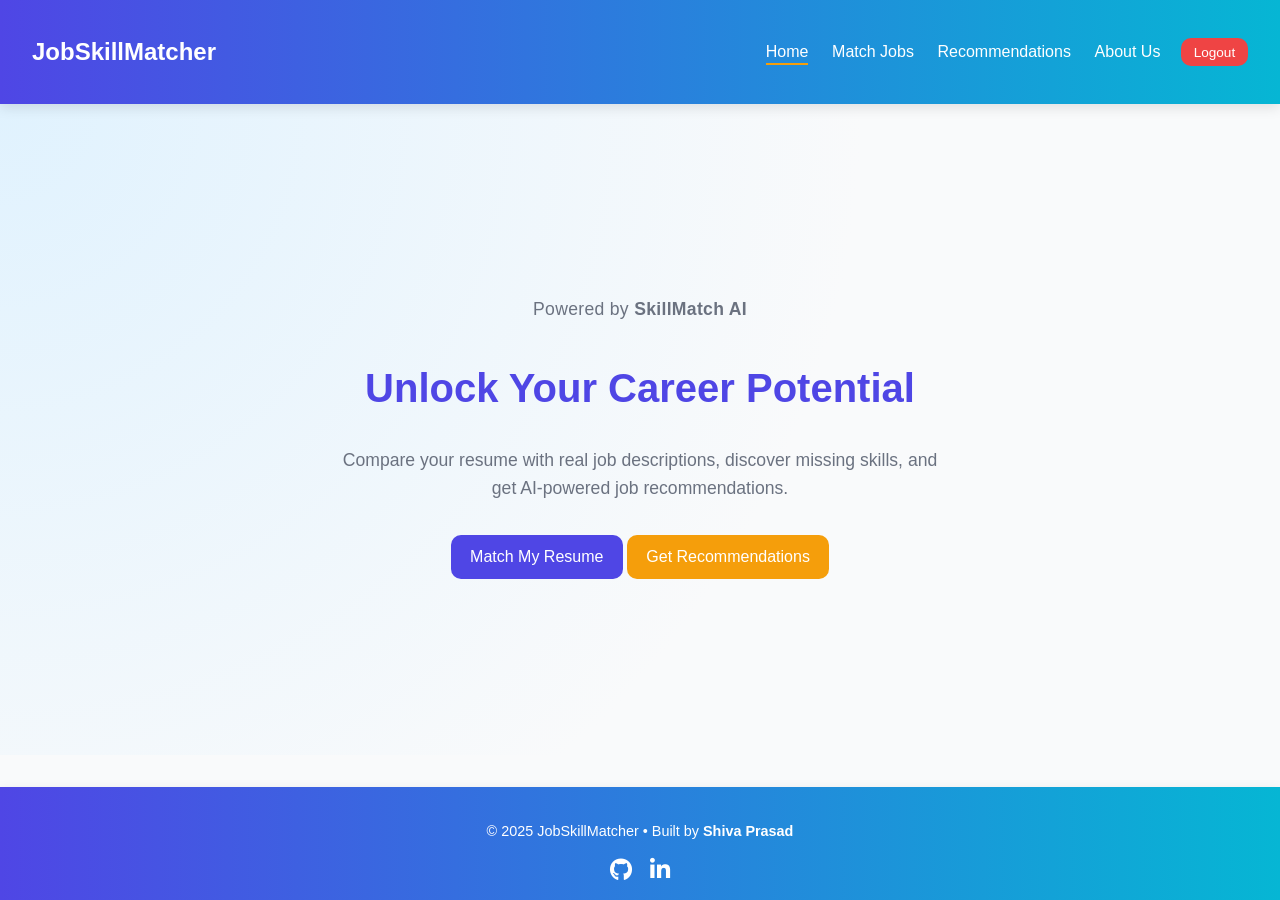
<file: ui/index.html>
<!DOCTYPE html>
<html lang="en">
  <head>
    <meta charset="UTF-8" />
    <meta name="viewport" content="width=device-width, initial-scale=1.0" />
    <title>SkillMatch AI - Home</title>
    <link rel="icon" type="image/svg+xml" href="./images/favicon.svg" />
    <meta name="theme-color" content="#4f46e5" />
    <link rel="stylesheet" href="./assets/css/style.css" />
    <script defer src="./assets/js/navbar.js"></script>
    <script defer src="./assets/js/session.js"></script>
    <link
      rel="stylesheet"
      href="https://cdnjs.cloudflare.com/ajax/libs/font-awesome/6.5.0/css/all.min.css"
    />
  </head>

  <body class="home-page">
    <div id="navbar"></div>

    <main class="hero fade-in">
      <div class="hero-content">
        <p class="powered-text">Powered by <strong>SkillMatch AI</strong></p>
        <h1>Unlock Your Career Potential</h1>
        <p>
          Compare your resume with real job descriptions, discover missing
          skills, and get AI-powered job recommendations.
        </p>
        <div class="buttons">
          <a href="match.html" class="btn primary-btn">Match My Resume</a>
          <a href="recommend.html" class="btn accent-btn"
            >Get Recommendations</a
          >
        </div>
      </div>
    </main>

    <footer class="footer">
      <p>© 2025 JobSkillMatcher • Built by <strong>Shiva Prasad</strong></p>
      <div class="footer-icons">
        <a
          href="https://github.com/shiva0824"
          target="_blank"
          aria-label="GitHub"
        >
          <i class="fab fa-github"></i>
        </a>
        <a
          href="https://www.linkedin.com/in/shivaprasad0824/"
          target="_blank"
          aria-label="LinkedIn"
        >
          <i class="fab fa-linkedin-in"></i>
        </a>
      </div>
    </footer>

    <script src="./assets/js/footer.js"></script>
  </body>
</html>
</file>
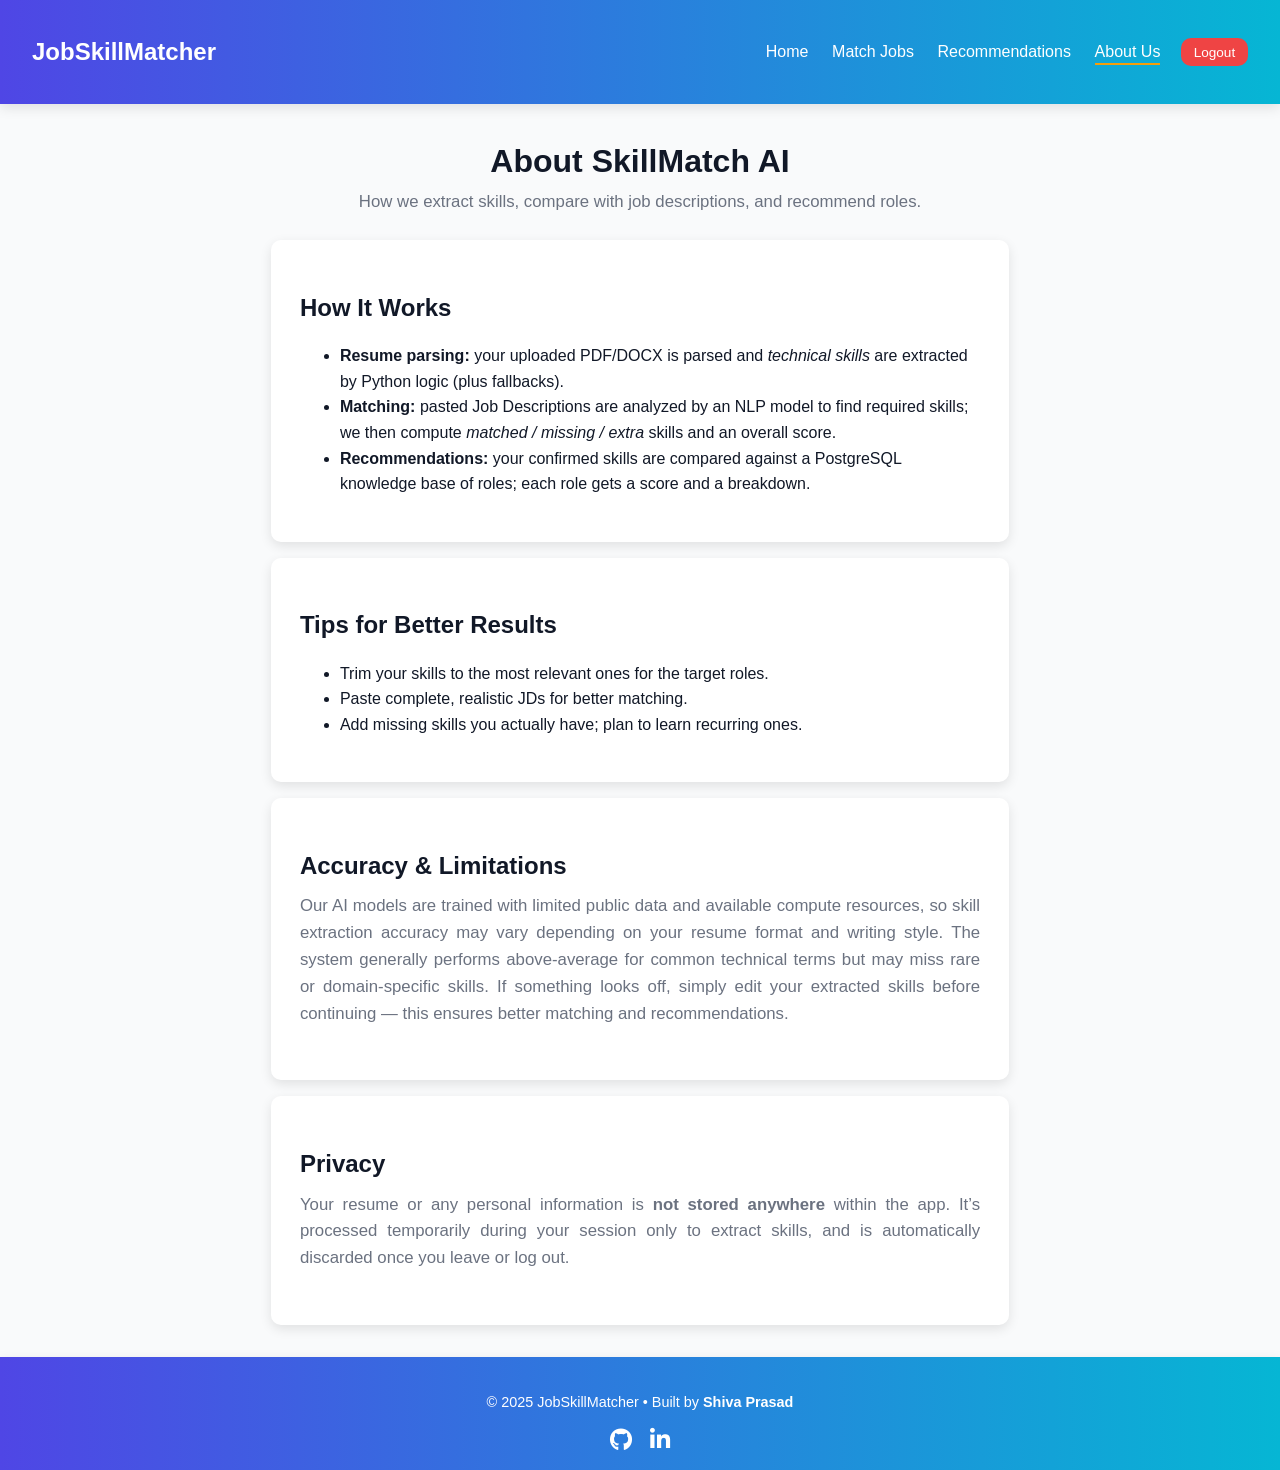
<file: ui/about.html>
<!DOCTYPE html>
<html lang="en">
  <head>
    <meta charset="UTF-8" />
    <meta name="viewport" content="width=device-width, initial-scale=1.0" />
    <title>SkillMatch AI - About Us</title>
    <link rel="icon" type="image/svg+xml" href="./images/favicon.svg" />
    <meta name="theme-color" content="#4f46e5" />
    <link rel="stylesheet" href="./assets/css/style.css" />
    <link
      rel="stylesheet"
      href="https://cdnjs.cloudflare.com/ajax/libs/font-awesome/6.5.0/css/all.min.css"
    />
    <script defer src="./assets/js/navbar.js"></script>
    <script defer src="./assets/js/session.js"></script>
  </head>
  <body class="about-page">
    <div id="navbar"></div>

    <main class="container fade-in">
      <h1>About SkillMatch AI</h1>
      <p class="text-light" style="margin-top: -6px">
        How we extract skills, compare with job descriptions, and recommend
        roles.
      </p>

      <section class="card">
        <h2>How It Works</h2>
        <ul>
          <li>
            <strong>Resume parsing:</strong> your uploaded PDF/DOCX is parsed
            and <em>technical skills</em> are extracted by Python logic (plus
            fallbacks).
          </li>
          <li>
            <strong>Matching:</strong> pasted Job Descriptions are analyzed by
            an NLP model to find required skills; we then compute
            <em>matched / missing / extra</em> skills and an overall score.
          </li>
          <li>
            <strong>Recommendations:</strong> your confirmed skills are compared
            against a PostgreSQL knowledge base of roles; each role gets a score
            and a breakdown.
          </li>
        </ul>
      </section>

      <section class="card">
        <h2>Tips for Better Results</h2>
        <ul>
          <li>
            Trim your skills to the most relevant ones for the target roles.
          </li>
          <li>Paste complete, realistic JDs for better matching.</li>
          <li>
            Add missing skills you actually have; plan to learn recurring ones.
          </li>
        </ul>
      </section>

      <section class="card">
        <h2>Accuracy & Limitations</h2>
        <p class="text-light">
          Our AI models are trained with limited public data and available
          compute resources, so skill extraction accuracy may vary depending on
          your resume format and writing style. The system generally performs
          above-average for common technical terms but may miss rare or
          domain-specific skills. If something looks off, simply edit your
          extracted skills before continuing — this ensures better matching and
          recommendations.
        </p>
      </section>

      <section class="card">
        <h2>Privacy</h2>
        <p class="text-light">
          Your resume or any personal information is
          <strong>not stored anywhere</strong> within the app. It’s processed
          temporarily during your session only to extract skills, and is
          automatically discarded once you leave or log out.
        </p>
      </section>
    </main>

    <footer class="footer">
      <p>© 2025 JobSkillMatcher • Built by <strong>Shiva Prasad</strong></p>
      <div class="footer-icons">
        <a
          href="https://github.com/shiva0824"
          target="_blank"
          aria-label="GitHub"
          ><i class="fab fa-github"></i
        ></a>
        <a
          href="https://www.linkedin.com/in/shivaprasad0824/"
          target="_blank"
          aria-label="LinkedIn"
          ><i class="fab fa-linkedin-in"></i
        ></a>
      </div>
    </footer>

    <script src="./assets/js/footer.js"></script>
  </body>
</html>
</file>
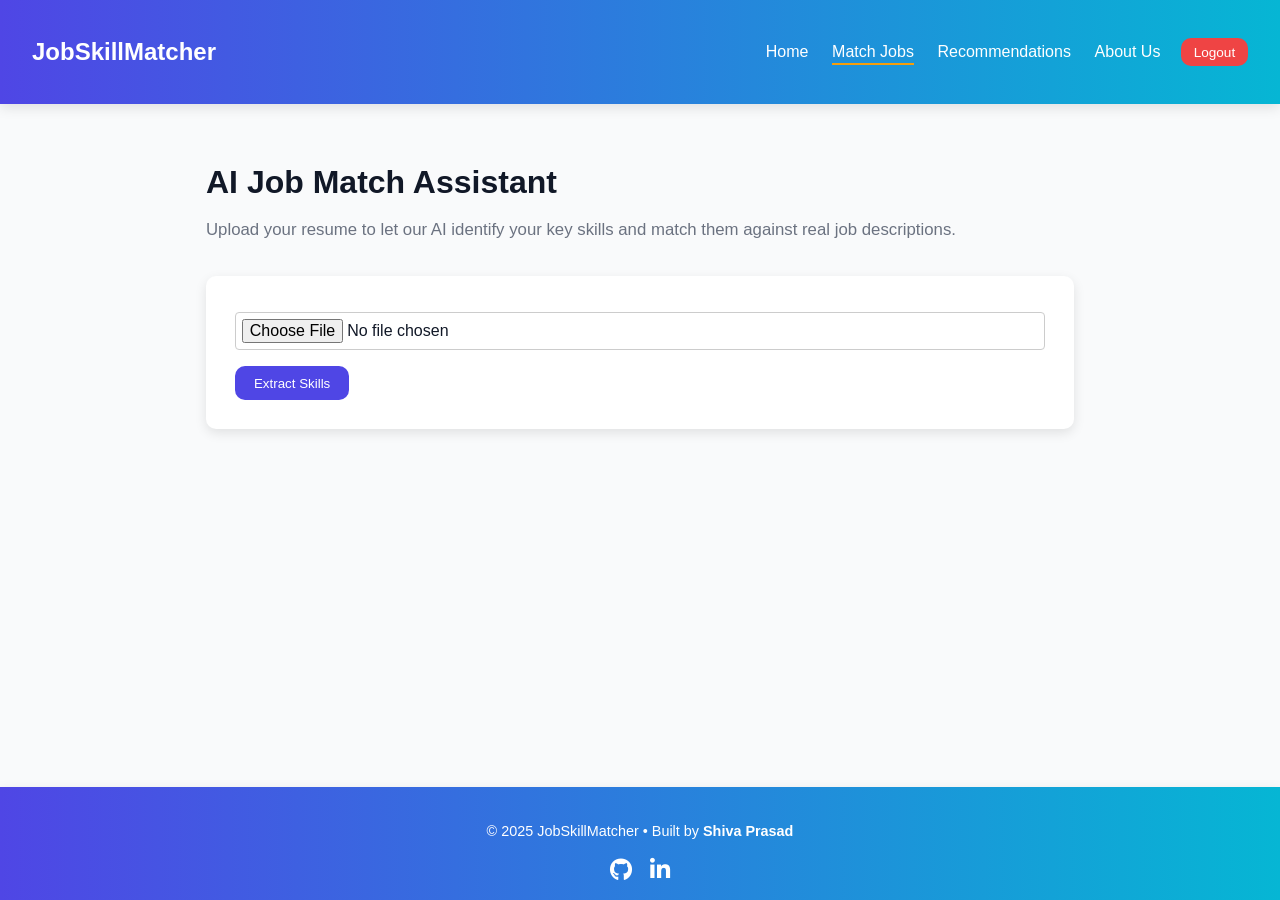
<file: ui/match.html>
<!DOCTYPE html>
<html lang="en">
  <head>
    <meta charset="UTF-8" />
    <meta name="viewport" content="width=device-width, initial-scale=1.0" />
    <title>SkillMatch AI - Match Jobs</title>
    <link rel="icon" type="image/svg+xml" href="./images/favicon.svg" />
    <meta name="theme-color" content="#4f46e5" />
    <link rel="stylesheet" href="./assets/css/style.css" />
    <link
      rel="stylesheet"
      href="https://cdnjs.cloudflare.com/ajax/libs/font-awesome/6.5.0/css/all.min.css"
    />
    <script defer src="./assets/js/navbar.js"></script>
    <script defer src="./assets/js/session.js"></script>
    <script defer src="./assets/js/match.js"></script>
  </head>

  <body class="match-page">
    <div id="navbar"></div>

    <main class="container fade-in">
      <h1>AI Job Match Assistant</h1>
      <p class="text-light">
        Upload your resume to let our AI identify your key skills and match them
        against real job descriptions.
      </p>

      <!-- Upload Section -->
      <section class="card">
        <input type="file" id="resumeFile" accept=".pdf,.docx" />
        <button id="extractBtn" class="btn primary-btn">Extract Skills</button>
      </section>

      <!-- Skills Review Section -->
      <section id="skills-section" class="card" style="display: none">
        <h2>Extracted / Editable Skills</h2>
        <p class="text-light">
          Refine your extracted skills below to improve AI match accuracy.
        </p>
        <textarea id="resumeSkillsBox" rows="6"></textarea>
        <button id="confirmSkillsBtn" class="btn accent-btn">
          Confirm & Continue
        </button>
      </section>

      <!-- Job Description Section -->
      <section id="jd-section" class="card" style="display: none">
        <h2>Job Description</h2>
        <textarea
          id="jobDescription"
          rows="6"
          placeholder="Paste job description here..."
        ></textarea>
        <button id="compareBtn" class="btn primary-btn">Compare Skills</button>
      </section>

      <!-- Results Section -->
      <section id="results-section" class="card" style="display: none">
        <h2>Match Insights</h2>
        <div id="results" class="results-box"></div>
        <p id="feedbackMessage" class="feedback-message"></p>
      </section>
    </main>

    <footer class="footer">
      <p>© 2025 JobSkillMatcher • Built by <strong>Shiva Prasad</strong></p>
      <div class="footer-icons">
        <a
          href="https://github.com/shiva0824"
          target="_blank"
          aria-label="GitHub"
        >
          <i class="fab fa-github"></i>
        </a>
        <a
          href="https://www.linkedin.com/in/shivaprasad0824/"
          target="_blank"
          aria-label="LinkedIn"
        >
          <i class="fab fa-linkedin-in"></i>
        </a>
      </div>
    </footer>

    <script src="./assets/js/footer.js"></script>

    <!-- Brand Loading Overlay -->
    <div
      id="loadingOverlay"
      class="loading-overlay"
      style="display: none"
      aria-live="polite"
    >
      <div class="brand-loader">
        <div class="brand-coin">SM</div>
        <div class="ring"></div>
        <div class="ring ring2"></div>
      </div>
      <p>Analyzing with SkillMatch AI…</p>
    </div>
  </body>
</html>
</file>
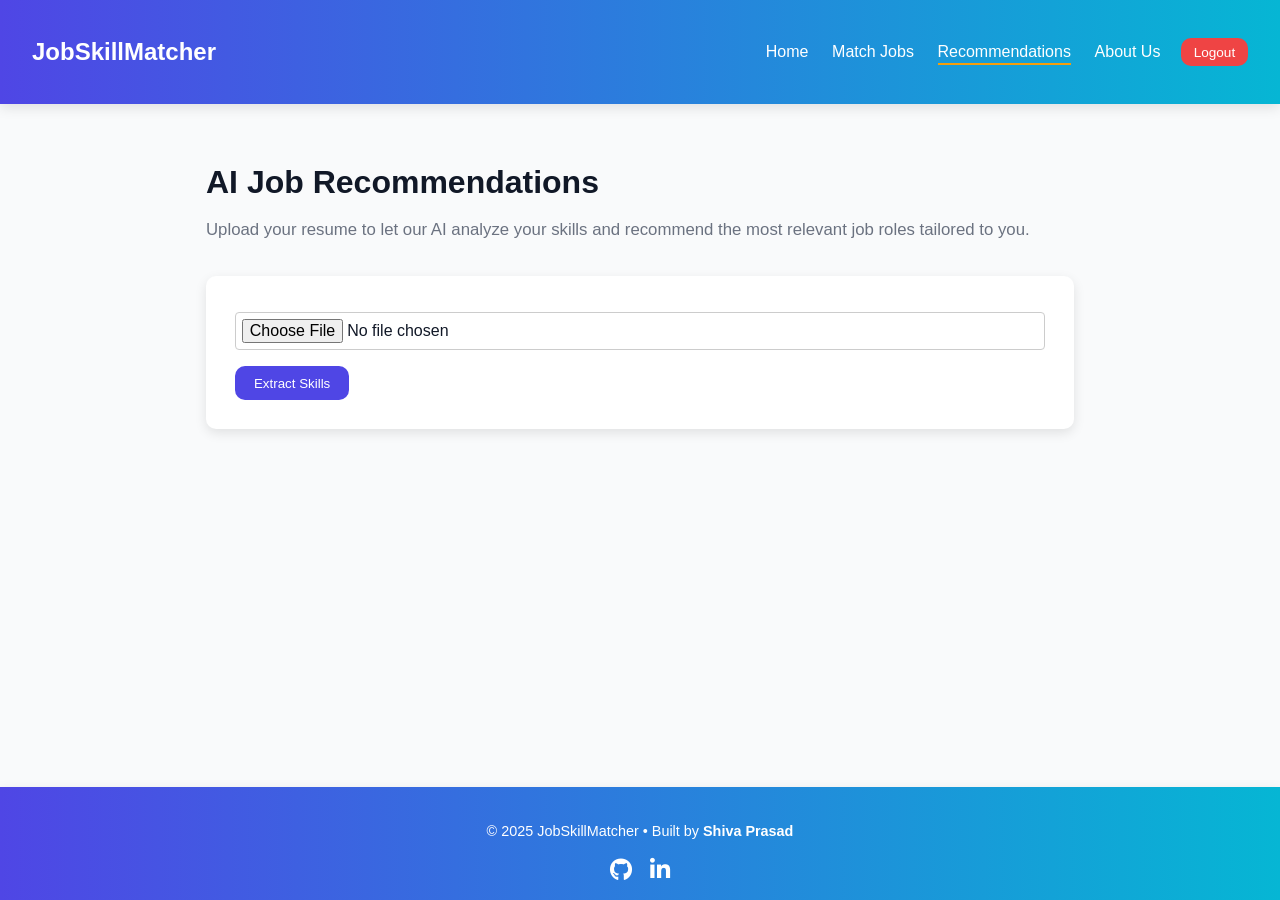
<file: ui/recommend.html>
<!DOCTYPE html>
<html lang="en">
  <head>
    <meta charset="UTF-8" />
    <meta name="viewport" content="width=device-width, initial-scale=1.0" />
    <title>SkillMatch AI - Job Recommendations</title>
    <link rel="icon" type="image/svg+xml" href="./images/favicon.svg" />
    <meta name="theme-color" content="#4f46e5" />
    <link rel="stylesheet" href="./assets/css/style.css" />
    <link
      rel="stylesheet"
      href="https://cdnjs.cloudflare.com/ajax/libs/font-awesome/6.5.0/css/all.min.css"
    />
    <script defer src="./assets/js/navbar.js"></script>
    <script defer src="./assets/js/session.js"></script>
    <script defer src="./assets/js/recommend.js"></script>
  </head>

  <body class="recommend-page">
    <div id="navbar"></div>

    <main class="container fade-in">
      <h1>AI Job Recommendations</h1>
      <p class="text-light">
        Upload your resume to let our AI analyze your skills and recommend the most relevant job roles tailored to you.
      </p>

      <section class="card">
        <input type="file" id="resumeFile" accept=".pdf,.docx" />
        <button id="extractBtn" class="btn primary-btn">Extract Skills</button>
      </section>

      <section id="skills-section" class="card" style="display: none">
        <h2>Extracted / Editable Skills</h3>
        <p class="text-light">
          Refine your skills below to help AI deliver better, more personalized job recommendations.
        </p>
        <textarea id="resumeSkillsBox" rows="5"></textarea>
        <button id="confirmSkillsBtn" class="btn accent-btn">
          Get Recommendations
        </button>
      </section>

      <section id="results-section" style="display: none">
        <h2>Recommended Jobs</h2>
        <div id="results" class="job-results"></div>
        <p id="recommendFeedback" class="feedback-message"></p>
      </section>
    </main>

    <footer class="footer">
      <p>© 2025 JobSkillMatcher • Built by <strong>Shiva Prasad</strong></p>
      <div class="footer-icons">
        <a
          href="https://github.com/shiva0824"
          target="_blank"
          aria-label="GitHub"
        >
          <i class="fab fa-github"></i>
        </a>
        <a
          href="https://www.linkedin.com/in/shivaprasad0824/"
          target="_blank"
          aria-label="LinkedIn"
        >
          <i class="fab fa-linkedin-in"></i>
        </a>
      </div>
    </footer>

    <script src="./assets/js/footer.js"></script>

    <!-- Brand Loading Overlay -->
    <div
      id="loadingOverlay"
      class="loading-overlay"
      style="display: none"
      aria-live="polite"
    >
      <div class="brand-loader">
        <div class="brand-coin">SM</div>
        <div class="ring"></div>
        <div class="ring ring2"></div>
      </div>
      <p>Analyzing with SkillMatch AI…</p>
    </div>
  </body>
</html>
</file>
<file: ui/assets/css/style.css>
/* ===================================
   Global Theme
   =================================== */
:root {
  --primary: #4f46e5;
  --secondary: #06b6d4;
  --accent: #f59e0b;
  --bg: #f9fafb;
  --text-dark: #111827;
  --text-light: #6b7280;
  --white: #ffffff;
  --success: #10b981;
  --danger: #ef4444;
  --radius: 10px;
  --shadow: 0 4px 12px rgba(0,0,0,0.1);
  --transition: 0.3s ease;
  font-family: "Inter","Poppins",sans-serif;
}


body {
  margin: 0;
  background: var(--bg);
  color: var(--text-dark);
  font-family: "Inter", sans-serif;
  line-height: 1.6;
}

/* ==== Responsive polish: navbar alignment + no horizontal scroll ==== */
html, body { max-width: 100%; overflow-x: hidden; }                /* kill right-side gap */
* { box-sizing: border-box; }                                       /* be safe */

/* container width (keeps pages consistent + prevents overflow) */
.container { width: min(1100px, 92%); margin: 0 auto; }

/* mobile menu takes exact viewport width */
@media (max-width: 768px) {
  .hamburger { display: flex; }
  .nav-right.show {
    left: 0; right: 0; width: 100%;
  }
}



/* ===================================
   Navbar
   =================================== */
.navbar {
  position: sticky;
  top: 0;
  z-index: 1000;
  display: flex;
  justify-content: space-between;
  align-items: center;
  background: linear-gradient(90deg, var(--primary), var(--secondary));
  padding: 1rem 2rem;
  color: var(--white);
  box-shadow: var(--shadow);
  gap: 1rem;
  min-height: 64px;
}

.glassy {
  backdrop-filter: blur(6px);
}

.nav-right a {
  color: var(--white);
  margin-left: 1.2rem;
  text-decoration: none;
  font-weight: 500;
  position: relative;
}

.nav-right button {
  margin-left: 1rem;
}

.nav-right a::after {
  content: "";
  position: absolute;
  bottom: -5px;
  left: 0;
  width: 0%;
  height: 2px;
  background: var(--accent);
  transition: width var(--transition);
}
.nav-right a:hover::after,
.nav-right a.active::after {
  width: 100%;
}

.nav-left {
  display: flex;
  align-items: center;
  gap: 1rem;
}

.nav-left h2 {
  margin: 0;
  line-height: 3;
}


/* ===================================
   Responsive Navbar Hamburger
   =================================== */
.hamburger {
  display: none;
  cursor: pointer;
  flex-direction: column;
  justify-content: center;
  align-items: center;
  gap: 5px;
  width: 30px;
  height: 30px;    
}

.hamburger span {
  display: block;
  width: 26px;
  height: 3px;
  background: var(--white);
  border-radius: 2px;
  transition: all 0.3s ease;
}

/* Cross animation */
.hamburger.active span:nth-child(1) {
  transform: rotate(45deg) translate(5px, 6px);
}
.hamburger.active span:nth-child(2) {
  opacity: 0;
}
.hamburger.active span:nth-child(3) {
  transform: rotate(-45deg) translate(5px, -6px);
}

@media (max-width: 768px) {
  .navbar {
    padding: 1rem 1.5rem;
  }

  .nav-left h2 {
    font-size: 1.4rem;
  }
  .nav-right {
    display: none;
    flex-direction: column;
    align-items: center;
    background: linear-gradient(180deg, var(--primary), var(--secondary));
    width: 100%;
    padding: 1rem 0;
    position: absolute;
    top: 100%;
    left: 0;
    right: 0;
  }

  .nav-right.show-menu {
    display: flex;
  }

  .hamburger {
    display: flex;
  }

}


/* ===================================
   Buttons
   =================================== */
.btn {
  display: inline-block;
  border: none;
  border-radius: var(--radius);
  padding: 0.6rem 1.2rem;
  font-weight: 500;
  cursor: pointer;
  transition: var(--transition);
  text-decoration: none;
}
.primary-btn {
  background: var(--primary);
  color: var(--white);
}
.primary-btn:hover {
  background: var(--secondary);
  transform: translateY(-2px);
}
.accent-btn {
  background: var(--accent);
  color: var(--white);
}
.accent-btn:hover {
  background: #eab308;
  transform: translateY(-2px);
}
.danger-btn {
  background: var(--danger);
  color: var(--white);
}
.small-btn { padding: 0.4rem 0.8rem; font-size: 0.85rem; }
.w-100 { width: 100%; }

/* ===================================
   Hero Section
   =================================== */
.hero {
  display: flex;
  align-items: center;
  justify-content: center;
  height: calc(100vh - 80px);
  background: radial-gradient(circle at top left,#e0f2fe 0%,#f9fafb 60%);
  text-align: center;
  padding: 2rem;
}
.hero-content h1 {
  font-size: 2.5rem;
  color: var(--primary);
}
.hero-content p {
  max-width: 600px;
  margin: 1rem auto 2rem;
  color: var(--text-light);
  font-size: 1.1rem;
}

/* ===================================
   Containers & Cards
   =================================== */
.container {
  max-width: 900px;
  margin: 2rem auto;
  padding: 0 1rem;
}

/* Card Layout - Wider on main pages */
.card {
  background: var(--white);
  border-radius: var(--radius);
  box-shadow: var(--shadow);
  padding: 1.8rem;
  width: 85%;
  max-width: 900px; /* wider than before */
  margin: 2rem auto;
  transition: all 0.3s ease;
}

.card:hover {
  transform: translateY(-3px);
  box-shadow: 0 6px 18px rgba(0,0,0,0.12);
}

/* ===================================
   Inputs & Textareas
   =================================== */
input, textarea {
  width: 100%;
  padding: 0.75rem;
  border-radius: var(--radius);
  border: 1px solid #d1d5db;
  margin-top: 0.5rem;
  margin-bottom: 1rem;
  font-size: 1rem;
}
input:focus, textarea:focus {
  outline: none;
  border-color: var(--primary);
  box-shadow: 0 0 0 2px rgba(79,70,229,0.2);
}

/* ===================================
   Results Styling
   =================================== */
.results-box p { margin: 0.4rem 0; }

.feedback-message {
  margin-top: 1.5rem;
  font-size: 1.15rem;
  font-weight: 600;
  text-align: center;
  color: #333;
  line-height: 1.6;
  animation: fadeIn 0.6s ease-in-out;
  font-style: italic;
}

.feedback-message span {
  font-size: 1.4rem;
  margin-right: 6px;
  display: inline-block;
  vertical-align: middle;
}

@keyframes fadeIn {
  from {
    opacity: 0;
    transform: translateY(6px);
  }
  to {
    opacity: 1;
    transform: translateY(0);
  }
}




.badge {
  display: inline-block;
  padding: 0.2rem 0.6rem;
  border-radius: var(--radius);
  font-size: 0.85rem;
  font-weight: 600;
  color: var(--white);
}
.badge.matched { background: var(--success); }
.badge.missing { background: var(--danger); }
.badge.extra   { background: var(--accent); }

/* ===================================
   Job Recommendation Cards
   =================================== */
.job-card {
  background: var(--white);
  border-radius: var(--radius);
  box-shadow: var(--shadow);
  padding: 1rem 1.2rem;
  margin-bottom: 1rem;
  transition: var(--transition);
}
.job-card:hover {
  transform: translateY(-3px);
}
.job-card[data-score="high"] { border-left: 5px solid var(--success); }
.job-card[data-score="mid"]  { border-left: 5px solid var(--accent); }
.job-card[data-score="low"]  { border-left: 5px solid var(--danger); }

/* ===================================
   Login Page
   =================================== */
.login-body {
  display: flex;
  align-items: center;
  justify-content: center;
  height: 100vh;
  background: linear-gradient(120deg,var(--primary),var(--secondary));
}
.login-card {
  background: var(--white);
  border-radius: var(--radius);
  box-shadow: var(--shadow);
  padding: 2rem;
  width: 22rem;
  text-align: center;
}
.login-card h2 {
  color: var(--primary);
}

/* Adjust spacing between heading and subtext */
.container h1,h2 {
  margin-bottom: 0.5rem; /* reduce vertical gap */
}

.text-light {
  color: var(--text-light);
  margin-bottom: 1.5rem;
  font-size: 1.05rem;
  margin-top: 0; /* remove top gap to tighten spacing */
}


/* ===================================
   Footer
   =================================== */
footer {
  text-align: center;
  padding: 1.5rem 0;
  background: #f1f5f9;
  color: var(--text-light);
  font-size: 0.9rem;
}

/* ===================================
   Animations
   =================================== */
.fade-in { animation: fadeIn 0.8s ease forwards; opacity: 0; }
@keyframes fadeIn { to { opacity: 1; } }

/* ===================================
   Responsive
   =================================== */
@media (max-width: 768px) {
  .hero-content h1 { font-size: 1.8rem; }
  .hero-content p { font-size: 1rem; }
  .card { padding: 1rem; }
}

.spinner-wrapper {
  display: inline-flex;
  align-items: center;
  gap: 8px;
  margin-left: 10px;
  color: var(--text-light);
  font-size: 0.9rem;
}
.highlight {
  border-left: 5px solid var(--secondary);
  padding-left: 1rem;
}


/* ===================================
   Match Score Progress Ring
   =================================== */
.score-ring {
  position: relative;
  width: 110px;
  height: 110px;
  margin: 1rem auto;
}
.score-ring svg {
  transform: rotate(-90deg);
  width: 110px;
  height: 110px;
}
.score-ring circle {
  fill: none;
  stroke-width: 10;
  stroke-linecap: round;
  transition: stroke-dashoffset 1s ease;
}
.score-ring .bg {
  stroke: #e5e7eb;
}
.score-ring .progress {
  stroke-dasharray: 314; /* 2 * π * r (r=50) */
  stroke-dashoffset: 314;
}
.score-ring .score-text {
  position: absolute;
  top: 50%;
  left: 50%;
  transform: translate(-50%, -50%);
  font-size: 1.4rem;
  font-weight: 600;
  color: var(--text-dark);
}

/* ===================================
   Footer
   =================================== */
.footer {
  background: linear-gradient(90deg, var(--primary), var(--secondary));
  color: var(--white);
  text-align: center;
  padding: 1.2rem 0;
  position: relative;
  margin-top: 2rem;
  box-shadow: var(--shadow);
}

.footer-content {
  display: flex;
  flex-direction: column;
  align-items: center;
  gap: 0.6rem;
}

.footer-links a {
  color: var(--white);
  margin: 0 0.5rem;
  display: inline-block;
  transition: transform 0.3s ease, color 0.3s ease;
}
.footer-links a:hover {
  transform: translateY(-2px);
  color: var(--accent);
}

.footer-icons {
  display: flex;
  justify-content: center;
  align-items: center;
  gap: 18px;
  margin-top: 8px;
}

.footer-icons a {
  color: var(--white);
  font-size: 23px; /* increased size */
  display: flex;
  align-items: center;
  justify-content: center;
  transition: transform 0.25s ease, color 0.25s ease;
  text-decoration: none;
}

.footer-icons a i {
  display: flex;
  align-items: center;
  justify-content: center;
  line-height: 1;
}

.footer-icons a:hover {
  transform: translateY(-3px) scale(1.08);
  color: var(--accent);
}





/* Scroll-to-top button */
.scroll-top {
  position: fixed;
  bottom: 20px;
  right: 25px;
  background: var(--primary);
  color: var(--white);
  border: none;
  border-radius: 50%;
  width: 42px;
  height: 42px;
  cursor: pointer;
  font-size: 1.2rem;
  display: none;
  align-items: center;
  justify-content: center;
  box-shadow: 0 3px 8px rgba(0, 0, 0, 0.25);
  transition: background 0.3s ease, transform 0.3s ease;
}

.scroll-top:hover {
  background: var(--secondary);
  transform: translateY(-3px);
}

@media (max-width: 600px) {
  .footer-content {
    font-size: 0.9rem;
  }
  .scroll-top {
    width: 36px;
    height: 36px;
    font-size: 1rem;
    bottom: 15px;
    right: 15px;
  }
}

/* ===================================
   Login Page Custom Styles
   =================================== */
.login-title {
  font-weight: 700;
  font-size: 2.2rem;
  color: #1e293b; /* deep navy blue */
  margin-bottom: 0.6rem;
  letter-spacing: 0.3px;
}

.login-subtitle {
  color: #334155; /* slate blue-gray */
  font-size: 1.1rem;
  margin-bottom: 2rem;
}


.login-card {
  width: 22rem;
  border-radius: var(--radius);
  background-color: var(--white);
  box-shadow: var(--shadow);
  transition: transform 0.3s ease;
}

.login-card:hover {
  transform: translateY(-3px);
}

@media (max-width: 600px) {
  .login-title {
    font-size: 1.6rem;
  }
  .login-subtitle {
    font-size: 0.95rem;
  }
}


/* ===================================
   Index Page Footer Line
   =================================== */
.powered-text {
  text-align: center;
  font-size: 0.9rem;
  color: #6b7280; /* subtle gray */
  margin-top: 3rem;
  letter-spacing: 0.3px;
}


/* ===================================
   Global Loading Overlay
   =================================== */
.loading-overlay {
  position: fixed;
  top: 0;
  left: 0;
  width: 100%;
  height: 100%;
  background: rgba(255, 255, 255, 0.8);
  backdrop-filter: blur(4px);
  display: flex;
  flex-direction: column;
  justify-content: center;
  align-items: center;
  z-index: 2000;
  font-family: "Inter", sans-serif;
}

.spinner {
  border: 5px solid #e5e7eb;
  border-top: 5px solid var(--primary);
  border-radius: 50%;
  width: 50px;
  height: 50px;
  animation: spin 0.9s linear infinite;
  margin-bottom: 1rem;
}

.loading-overlay p {
  color: var(--text-dark);
  font-size: 1.1rem;
  font-weight: 500;
}

@keyframes spin {
  100% {
    transform: rotate(360deg);
  }
}

/* ===================================
   Footer Anchoring for Match & Recommend Pages
   =================================== */
body.match-page,
body.recommend-page {
  display: flex;
  flex-direction: column;
  min-height: 100vh;
}

body.match-page main,
body.recommend-page main {
  flex: 1;
}

/* Make footer visible at first glance on Home */
body.home-page {
  display: flex;
  flex-direction: column;
  min-height: 100vh;
}
body.home-page main {
  flex: 1;
}



/* Fix file input alignment */
input[type="file"] {
  width: 100%;
  box-sizing: border-box;
  border: 1px solid #ccc;
  border-radius: 4px;
  padding: 6px;
}

/* Wider content area on Match & Recommend */
body.match-page section,
body.recommend-page section {
  max-width: 1100px;   /* adjust 1000–1200 if you want */
}

/* Make cards fill the wider section */
body.match-page .card,
body.recommend-page .card {
  width: 100%;
  max-width: none;
}


/* ===================================
   Brand Loader (mini logo animation)
   =================================== */
.brand-loader {
  position: relative;
  width: 80px;
  height: 80px;
  margin-bottom: 0.75rem;
}

.brand-coin {
  position: absolute;
  inset: 12px;
  border-radius: 50%;
  background: linear-gradient(135deg, var(--primary), var(--secondary));
  color: #fff;
  font-weight: 800;
  font-size: 24px;
  display: flex;
  align-items: center;
  justify-content: center;
  box-shadow: 0 6px 22px rgba(79, 70, 229, 0.35);
}

.ring {
  position: absolute;
  inset: 0;
  border-radius: 50%;
  border: 4px solid rgba(79, 70, 229, 0.15);
  border-top-color: var(--primary);
  animation: spin 1.1s linear infinite;
  box-sizing: border-box;
}

.ring2 {
  inset: -8px;
  border-color: rgba(6, 182, 212, 0.12);
  border-top-color: var(--secondary);
  animation-duration: 1.6s;
}

.loading-overlay p {
  margin-top: 0.3rem;
  color: var(--text-dark);
  font-size: 1.05rem;
  font-weight: 600;
  opacity: 0.9;
}

.brand-link {
  color: var(--white);
  text-decoration: none;
  font-weight: 700;
}

.brand-link:hover {
  opacity: 0.85;
}


.about-page h1,
.about-page p.text-light {
  text-align: center;
}

.about-page .card {
  max-width: 800px;
  margin: 1rem auto; /* center all cards */
  text-align: left;
}

/* About page readability improvements */
.about-page .card p {
  text-align: justify;
  text-justify: inter-word;
}


.hint-text {
  margin-top: 1rem;
  font-size: 0.85rem;
  opacity: 0.7;
  text-align: center;
}
</file>
